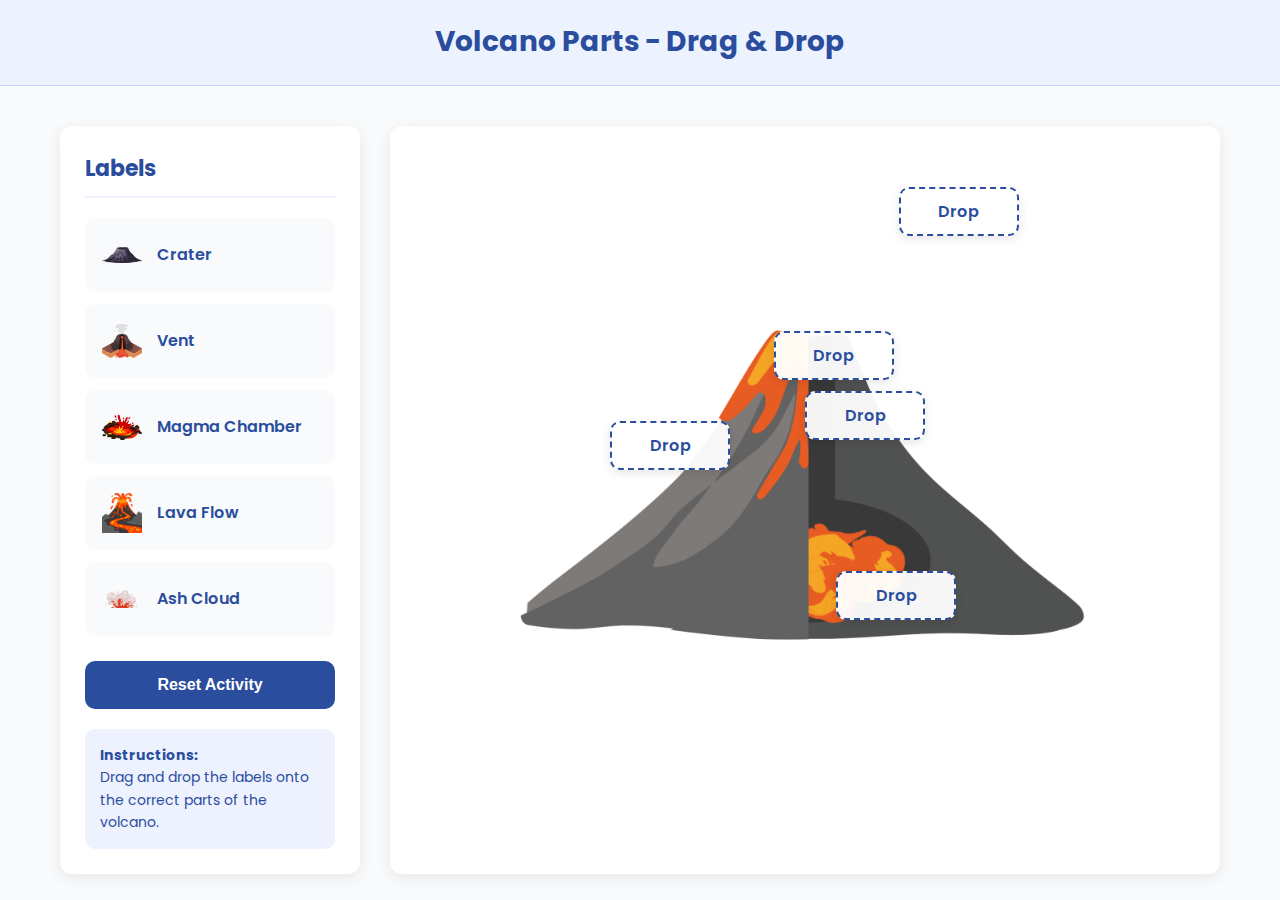
<file: index.html>
<!doctype html>
<html lang="en">
<head>
  <meta charset="utf-8" />
  <meta name="viewport" content="width=device-width,initial-scale=1" />
  <title>Volcano Parts - Drag & Drop</title>
  <link rel="preconnect" href="https://fonts.googleapis.com">
  <link rel="preconnect" href="https://fonts.gstatic.com" crossorigin>
  <link href="https://fonts.googleapis.com/css2?family=Poppins:wght@300;400;500;600;700&display=swap" rel="stylesheet">
  
  <style>
    /* GLOBAL STYLES */
    * {
      box-sizing: border-box;
      margin: 0;
      padding: 0;
    }

    body {
      font-family: "Poppins", sans-serif;
      background: #f8fafc;
      color: #333;
      line-height: 1.6;
      padding: 0;
    }

    .container {
      width: 100%;
      max-width: 1200px;
      margin: 0 auto;
      padding: 20px;
    }

    header {
      background: #edf2ff;
      padding: 20px;
      border-bottom: 1px solid #cbd5f7;
      text-align: center;
    }

    h1 {
      color: #2a4d9e;
      font-size: 28px;
      margin: 0;
      font-weight: 700;
    }

    /* MOBILE FLOATING LABELS */
    .mobile-labels {
      display: none;
      position: fixed;
      top: 20px;
      left: 0;
      right: 0;
      z-index: 1000;
      background: rgba(255, 255, 255, 0.95);
      padding: 15px;
      border-radius: 0 0 20px 20px;
      box-shadow: 0 4px 15px rgba(0, 0, 0, 0.1);
      backdrop-filter: blur(10px);
    }

    .mobile-labels-container {
      display: flex;
      justify-content: center;
      gap: 12px;
      flex-wrap: wrap;
      max-width: 800px;
      margin: 0 auto;
    }

    .mobile-label-item {
      display: flex;
      flex-direction: column;
      align-items: center;
      width: 70px;
      cursor: grab;
      user-select: none;
    }

    .mobile-label-item:active {
      transform: scale(0.95);
    }

    .mobile-icon {
      width: 50px;
      height: 50px;
      background: #2a4d9e;
      border-radius: 50%;
      display: flex;
      align-items: center;
      justify-content: center;
      margin-bottom: 5px;
      color: white;
      font-size: 20px;
      font-weight: 600;
      box-shadow: 0 3px 8px rgba(0, 0, 0, 0.2);
    }

    .mobile-label-text {
      font-size: 11px;
      text-align: center;
      color: #2a4d9e;
      font-weight: 500;
      white-space: nowrap;
    }

    /* MAIN LAYOUT - DESKTOP */
    .main-content {
      display: grid;
      grid-template-columns: 300px 1fr;
      gap: 30px;
      margin-top: 20px;
    }

    /* LEFT PANEL - DESKTOP */
    .left-panel {
      background: white;
      border-radius: 12px;
      padding: 25px;
      box-shadow: 0 4px 15px rgba(0, 0, 0, 0.08);
      height: fit-content;
    }

    .label-title {
      color: #2a4d9e;
      font-size: 22px;
      margin-bottom: 20px;
      padding-bottom: 10px;
      border-bottom: 2px solid #eef2ff;
    }

    .labels-list {
      display: flex;
      flex-direction: column;
      gap: 12px;
    }

    .label-item {
      display: flex;
      align-items: center;
      gap: 15px;
      padding: 15px;
      background: #f8fafc;
      border-radius: 10px;
      border: 2px solid transparent;
      cursor: grab;
      user-select: none;
      transition: all 0.3s ease;
    }

    .label-item:hover {
      background: #eef2ff;
      border-color: #2a4d9e;
      transform: translateY(-2px);
    }

    .label-item.dragging {
      opacity: 0.5;
      transform: scale(0.98);
    }

    .icon {
      width: 40px;
      height: 40px;
      object-fit: contain;
    }

    .label-item span {
      font-weight: 600;
      color: #2a4d9e;
      font-size: 16px;
    }

    /* RIGHT PANEL */
    .right-panel {
      background: white;
      border-radius: 12px;
      padding: 25px;
      box-shadow: 0 4px 15px rgba(0, 0, 0, 0.08);
      position: relative;
    }

    .volcano-wrap {
      position: relative;
      min-height: 600px;
      display: flex;
      justify-content: center;
      align-items: center;
    }

    .volcano-img {
      width: 100%;
      max-width: 600px;
      height: auto;
      display: block;
      transition: opacity 0.5s ease;
    }

    .explosion-img {
      position: absolute;
      top: 0;
      left: 50%;
      transform: translateX(-50%);
      width: 100%;
      max-width: 600px;
      height: auto;
      opacity: 0;
      z-index: 2;
      pointer-events: none;
      transition: opacity 0.5s ease;
    }

    /* DROP TARGETS */
    .drop-target {
      position: absolute;
      padding: 10px 15px;
      background: rgba(255, 255, 255, 0.95);
      border: 2px dashed #2a4d9e;
      border-radius: 10px;
      font-weight: 600;
      color: #2a4d9e;
      text-align: center;
      min-width: 120px;
      cursor: pointer;
      z-index: 10;
      transition: all 0.3s ease;
      user-select: none;
      box-shadow: 0 3px 10px rgba(0, 0, 0, 0.1);
    }

    .drop-target:hover {
      background: rgba(42, 77, 158, 0.1);
    }

    .drop-target.correct {
      background: #d4edda;
      border-color: #28a745;
      color: #155724;
    }

    .drop-target.wrong {
      background: #f8d7da;
      border-color: #dc3545;
      color: #721c24;
      animation: shake 0.5s ease;
    }

    @keyframes shake {
      0%, 100% { transform: translateX(0); }
      25% { transform: translateX(-5px); }
      75% { transform: translateX(5px); }
    }

    /* VOLCANO SHAKE ANIMATION */
    .volcano-shake {
      animation: volcanoShake 0.8s ease-in-out;
    }

    @keyframes volcanoShake {
      0%, 100% { transform: translateX(0); }
      10%, 30%, 50%, 70%, 90% { transform: translateX(-5px); }
      20%, 40%, 60%, 80% { transform: translateX(5px); }
    }

    /* RESET BUTTON */
    .reset-btn {
      width: 100%;
      padding: 15px;
      background: #2a4d9e;
      color: white;
      border: none;
      border-radius: 10px;
      font-size: 16px;
      font-weight: 600;
      cursor: pointer;
      margin-top: 25px;
      transition: all 0.3s ease;
    }

    .reset-btn:hover {
      background: #1a3d8e;
      transform: translateY(-2px);
      box-shadow: 0 5px 15px rgba(42, 77, 158, 0.3);
    }

    /* INSTRUCTIONS */
    .instructions {
      background: #eef2ff;
      padding: 15px;
      border-radius: 10px;
      margin-top: 20px;
      font-size: 14px;
      color: #2a4d9e;
    }

    /* MOBILE RESPONSIVE */
    @media (max-width: 768px) {
      .container {
        padding: 10px;
      }

      h1 {
        font-size: 22px;
      }

      /* Show mobile labels, hide desktop labels */
      .mobile-labels {
        display: block;
      }

      .left-panel {
        display: none; /* Hide desktop labels on mobile */
      }

      /* Change layout to single column on mobile */
      .main-content {
        grid-template-columns: 1fr;
        gap: 20px;
        margin-top: 120px; /* Space for mobile labels */
      }

      .right-panel {
        padding: 15px;
      }

      .volcano-wrap {
        min-height: 500px;
      }

      .volcano-img, .explosion-img {
        max-width: 100%;
      }

      /* Adjust drop targets for mobile */
      .drop-target {
        min-width: 100px;
        padding: 8px 12px;
        font-size: 14px;
      }

      /* Position drop targets for mobile view */
      .drop-target[data-accept="crater"] {
        top: 25% !important;
        left: 45% !important;
      }

      .drop-target[data-accept="vent"] {
        top: 35% !important;
        left: 48% !important;
      }

      .drop-target[data-accept="magma"] {
        top: 70% !important;
        left: 52% !important;
      }

      .drop-target[data-accept="lava"] {
        top: 50% !important;
        left: 35% !important;
      }

      .drop-target[data-accept="ash"] {
        top: 10% !important;
        left: 60% !important;
      }

      .instructions {
        font-size: 12px;
        padding: 12px;
      }
    }

    @media (max-width: 480px) {
      .mobile-labels-container {
        gap: 8px;
      }

      .mobile-label-item {
        width: 60px;
      }

      .mobile-icon {
        width: 45px;
        height: 45px;
        font-size: 18px;
      }

      .mobile-label-text {
        font-size: 10px;
      }

      .volcano-wrap {
        min-height: 450px;
      }

      .drop-target {
        min-width: 80px;
        padding: 6px 10px;
        font-size: 12px;
      }
    }

    /* SUCCESS MESSAGE */
    .success-message {
      position: fixed;
      top: 50%;
      left: 50%;
      transform: translate(-50%, -50%);
      background: rgba(0, 0, 0, 0.8);
      color: white;
      padding: 30px 40px;
      border-radius: 15px;
      text-align: center;
      z-index: 10000;
      display: none;
      animation: fadeIn 0.5s ease;
    }

    .success-message h2 {
      color: #4CAF50;
      margin-bottom: 15px;
    }

    @keyframes fadeIn {
      from { opacity: 0; transform: translate(-50%, -60%); }
      to { opacity: 1; transform: translate(-50%, -50%); }
    }

    /* HIDE WHILE DRAGGING */
    .hide-while-drag {
      opacity: 0.5;
      transform: scale(0.95);
    }
  </style>
</head>

<body>
  <header>
    <h1>Volcano Parts - Drag & Drop</h1>
  </header>

  <!-- MOBILE FLOATING LABELS -->
  <div class="mobile-labels" id="mobileLabels">
    <div class="mobile-labels-container">
      <div class="mobile-label-item" draggable="true" data-name="crater">
        <div class="mobile-icon">C</div>
        <div class="mobile-label-text">Crater</div>
      </div>
      <div class="mobile-label-item" draggable="true" data-name="vent">
        <div class="mobile-icon">V</div>
        <div class="mobile-label-text">Vent</div>
      </div>
      <div class="mobile-label-item" draggable="true" data-name="magma">
        <div class="mobile-icon">M</div>
        <div class="mobile-label-text">Magma</div>
      </div>
      <div class="mobile-label-item" draggable="true" data-name="lava">
        <div class="mobile-icon">L</div>
        <div class="mobile-label-text">Lava</div>
      </div>
      <div class="mobile-label-item" draggable="true" data-name="ash">
        <div class="mobile-icon">A</div>
        <div class="mobile-label-text">Ash</div>
      </div>
    </div>
  </div>

  <main class="container">
    <div class="main-content">
      <!-- LEFT PANEL - DESKTOP -->
      <section class="left-panel">
        <h2 class="label-title">Labels</h2>
        <div id="labels" class="labels-list">
          <div class="label-item label" draggable="true" data-name="crater">
            <img src="https://rjhae05.github.io/perciaolivaemodule/assets/crater.png" class="icon">
            <span>Crater</span>
          </div>
          <div class="label-item label" draggable="true" data-name="vent">
            <img src="https://rjhae05.github.io/perciaolivaemodule/assets/vent.png" class="icon">
            <span>Vent</span>
          </div>
          <div class="label-item label" draggable="true" data-name="magma">
            <img src="https://rjhae05.github.io/perciaolivaemodule/assets/magma_chamber.png" class="icon">
            <span>Magma Chamber</span>
          </div>
          <div class="label-item label" draggable="true" data-name="lava">
            <img src="https://rjhae05.github.io/perciaolivaemodule/assets/lava_flow.png" class="icon">
            <span>Lava Flow</span>
          </div>
          <div class="label-item label" draggable="true" data-name="ash">
            <img src="https://rjhae05.github.io/perciaolivaemodule/assets/ash.png" class="icon">
            <span>Ash Cloud</span>
          </div>
        </div>

        <button id="resetBtn" class="reset-btn">Reset Activity</button>
        
        <div class="instructions">
          <strong>Instructions:</strong><br>
          <span id="desktopInstruction">Drag and drop the labels onto the correct parts of the volcano.</span>
          <span id="mobileInstruction" style="display: none;">Tap and drag the labels above onto the correct parts of the volcano.</span>
        </div>
      </section>

      <!-- RIGHT PANEL -->
      <section class="right-panel">
        <div class="volcano-wrap">
          <!-- Default Volcano -->
          <img id="volcanoImg" src="https://rjhae05.github.io/perciaolivaemodule/assets/Volcano_Half.gif" class="volcano-img" alt="Volcano">

          <!-- Explosion GIF -->
          <img id="explosionImg" src="https://rjhae05.github.io/perciaolivaemodule/assets/Volcano_Explotion.gif" class="explosion-img" alt="Volcano Eruption" />

          <!-- Drop targets -->
          <div class="drop-target" data-accept="crater" style="top:30%; left:46%;">Drop</div>
          <div class="drop-target" data-accept="vent" style="top:40%; left:50%;">Drop</div>
          <div class="drop-target" data-accept="magma" style="top:70%; left:54%;">Drop</div>
          <div class="drop-target" data-accept="lava" style="top:45%; left:25%;">Drop</div>
          <div class="drop-target" data-accept="ash" style="top:6%; left:62%;">Drop</div>
        </div>
      </section>
    </div>
  </main>



  <script>
    // STATE VARIABLES
    let draggedLabel = null;
    let correctCount = 0;
    const totalParts = 5;
    let isMobile = false;
    let touchDragging = null;

    // ELEMENTS
    const labels = document.querySelectorAll(".label");
    const mobileLabels = document.querySelectorAll(".mobile-label-item");
    const targets = document.querySelectorAll(".drop-target");
    const volcanoImg = document.getElementById("volcanoImg");
    const explosionImg = document.getElementById("explosionImg");
    const resetBtn = document.getElementById("resetBtn");
    const successMessage = document.getElementById("successMessage");
    const desktopInstruction = document.getElementById("desktopInstruction");
    const mobileInstruction = document.getElementById("mobileInstruction");

    // DEFAULT PLACEHOLDERS
    const defaultPlaceholders = {
      crater: "Drop",
      vent: "Drop",
      magma: "Drop",
      lava: "Drop",
      ash: "Drop"
    };

    // CHECK IF MOBILE
    function checkIfMobile() {
      isMobile = window.innerWidth <= 768;
      if (isMobile) {
        desktopInstruction.style.display = "none";
        mobileInstruction.style.display = "inline";
      } else {
        desktopInstruction.style.display = "inline";
        mobileInstruction.style.display = "none";
      }
      return isMobile;
    }

    // INITIALIZE
    function initialize() {
      checkIfMobile();
      
      if (isMobile) {
        setupMobileDragDrop();
      } else {
        setupDesktopDragDrop();
      }
      
      setupResetButton();
    }

    // DESKTOP DRAG AND DROP
    function setupDesktopDragDrop() {
      labels.forEach(label => {
        label.addEventListener("dragstart", (e) => {
          draggedLabel = e.target;
          setTimeout(() => e.target.classList.add("dragging"), 10);
        });

        label.addEventListener("dragend", (e) => {
          e.target.classList.remove("dragging");
        });
      });

      targets.forEach(target => {
        target.addEventListener("dragover", (e) => e.preventDefault());

        target.addEventListener("drop", function (e) {
          e.preventDefault();
          handleDrop(this);
        });
      });
    }

    // MOBILE DRAG AND DROP (TOUCH SUPPORT)
    function setupMobileDragDrop() {
      let touchStartX, touchStartY;
      let draggedElement = null;
      let ghostElement = null;

      // Touch start for mobile labels
      mobileLabels.forEach(label => {
        label.addEventListener('touchstart', function(e) {
          e.preventDefault();
          touchDragging = this;
          draggedLabel = this;
          
          const touch = e.touches[0];
          touchStartX = touch.clientX;
          touchStartY = touch.clientY;
          
          // Create ghost element for visual feedback
          ghostElement = this.cloneNode(true);
          ghostElement.style.position = 'fixed';
          ghostElement.style.left = (touch.clientX - 25) + 'px';
          ghostElement.style.top = (touch.clientY - 25) + 'px';
          ghostElement.style.zIndex = '10000';
          ghostElement.style.opacity = '0.8';
          ghostElement.style.pointerEvents = 'none';
          ghostElement.style.transform = 'scale(1.2)';
          ghostElement.style.boxShadow = '0 5px 15px rgba(0,0,0,0.3)';
          document.body.appendChild(ghostElement);
        }, { passive: false });

        // Touch move
        label.addEventListener('touchmove', function(e) {
          if (touchDragging !== this) return;
          e.preventDefault();
          
          const touch = e.touches[0];
          if (ghostElement) {
            ghostElement.style.left = (touch.clientX - 25) + 'px';
            ghostElement.style.top = (touch.clientY - 25) + 'px';
          }
        }, { passive: false });

        // Touch end
        label.addEventListener('touchend', function(e) {
          if (touchDragging !== this) return;
          
          e.preventDefault();
          
          // Remove ghost element
          if (ghostElement) {
            document.body.removeChild(ghostElement);
            ghostElement = null;
          }
          
          // Check if dropped on target
          const touch = e.changedTouches[0];
          const elements = document.elementsFromPoint(touch.clientX, touch.clientY);
          
          let targetElement = null;
          elements.forEach(el => {
            if (el.classList.contains('drop-target')) {
              targetElement = el;
            }
          });
          
          if (targetElement) {
            handleDrop(targetElement);
          }
          
          touchDragging = null;
          draggedLabel = null;
        }, { passive: false });
      });

      // Also allow desktop labels on mobile (if they're visible)
      labels.forEach(label => {
        label.addEventListener("touchstart", (e) => {
          e.preventDefault();
          draggedLabel = e.target;
        }, { passive: false });
      });

      // Add touch events to drop targets
      targets.forEach(target => {
        target.addEventListener('touchend', function(e) {
          if (draggedLabel) {
            handleDrop(this);
          }
        });
      });
    }

    // HANDLE DROP
    function handleDrop(target) {
      if (!draggedLabel) return;

      const correctName = target.dataset.accept;
      const draggedName = draggedLabel.dataset.name;

      if (correctName === draggedName) {
        // CORRECT
        target.classList.add("correct");
        target.classList.remove("wrong");
        
        // Get label text
        let labelText = "";
        if (draggedLabel.querySelector('span')) {
          labelText = draggedLabel.querySelector('span').textContent.trim();
        } else if (draggedLabel.querySelector('.mobile-label-text')) {
          labelText = draggedLabel.querySelector('.mobile-label-text').textContent.trim();
        } else {
          labelText = draggedName.charAt(0).toUpperCase() + draggedName.slice(1);
        }
        
        target.textContent = labelText;
        
        // Hide the dragged label
        if (isMobile) {
          draggedLabel.style.opacity = "0.3";
          draggedLabel.style.pointerEvents = "none";
        } else {
          draggedLabel.style.display = "none";
        }

        // Play sound (simulated)
        playSound('correct');

        correctCount++;
        if (correctCount === totalParts) {
          triggerExplosion();
        }

      } else {
        // WRONG
        target.classList.add("wrong");
        playSound('wrong');
        setTimeout(() => target.classList.remove("wrong"), 500);
      }

      draggedLabel = null;
    }

    // PLAY SOUND (SIMULATED)
    function playSound(type) {
      // In a real implementation, you would use actual audio files
      if (type === 'correct') {
        // Play correct sound
        const audio = new Audio('[data-uri]');
        audio.volume = 0.3;
        audio.play().catch(e => console.log("Audio play failed:", e));
      } else {
        // Play wrong sound
        const audio = new Audio('[data-uri]');
        audio.volume = 0.3;
        audio.play().catch(e => console.log("Audio play failed:", e));
      }
    }

    // TRIGGER EXPLOSION
    function triggerExplosion() {
      // Hide labels
      labels.forEach(l => l.style.display = "none");
      mobileLabels.forEach(l => {
        l.style.opacity = "0.3";
        l.style.pointerEvents = "none";
      });
      
      // Hide targets
      targets.forEach(t => t.style.display = "none");

      // Volcano shake
      volcanoImg.classList.add("volcano-shake");

      // Show success message
      setTimeout(() => {
        successMessage.style.display = "block";
      }, 800);

      // Switch to explosion GIF after shake
      setTimeout(() => {
        volcanoImg.style.opacity = "0";
        explosionImg.style.opacity = "1";
      }, 800);
    }

    // RESET FUNCTION
    function setupResetButton() {
      resetBtn.addEventListener("click", resetActivity);
    }

    function resetActivity() {
      correctCount = 0;

      // Reset labels
      labels.forEach(label => {
        label.style.display = "flex";
        label.style.opacity = "1";
      });
      
      mobileLabels.forEach(label => {
        label.style.opacity = "1";
        label.style.pointerEvents = "auto";
      });

      // Reset targets
      targets.forEach(target => {
        const acceptName = target.dataset.accept;
        target.textContent = defaultPlaceholders[acceptName];
        target.classList.remove("correct", "wrong");
        target.style.display = "block";
      });

      // Reset images
      volcanoImg.style.opacity = "1";
      explosionImg.style.opacity = "0";
      volcanoImg.classList.remove("volcano-shake");

      // Hide success message
      successMessage.style.display = "none";
    }

    // WINDOW RESIZE HANDLER
    window.addEventListener('resize', () => {
      const wasMobile = isMobile;
      checkIfMobile();
      
      if (wasMobile !== isMobile) {
        // Reinitialize if mobile status changed
        initialize();
      }
    });

    // INITIALIZE ON LOAD
    document.addEventListener('DOMContentLoaded', initialize);
  </script>
</body>
</html>
</file>
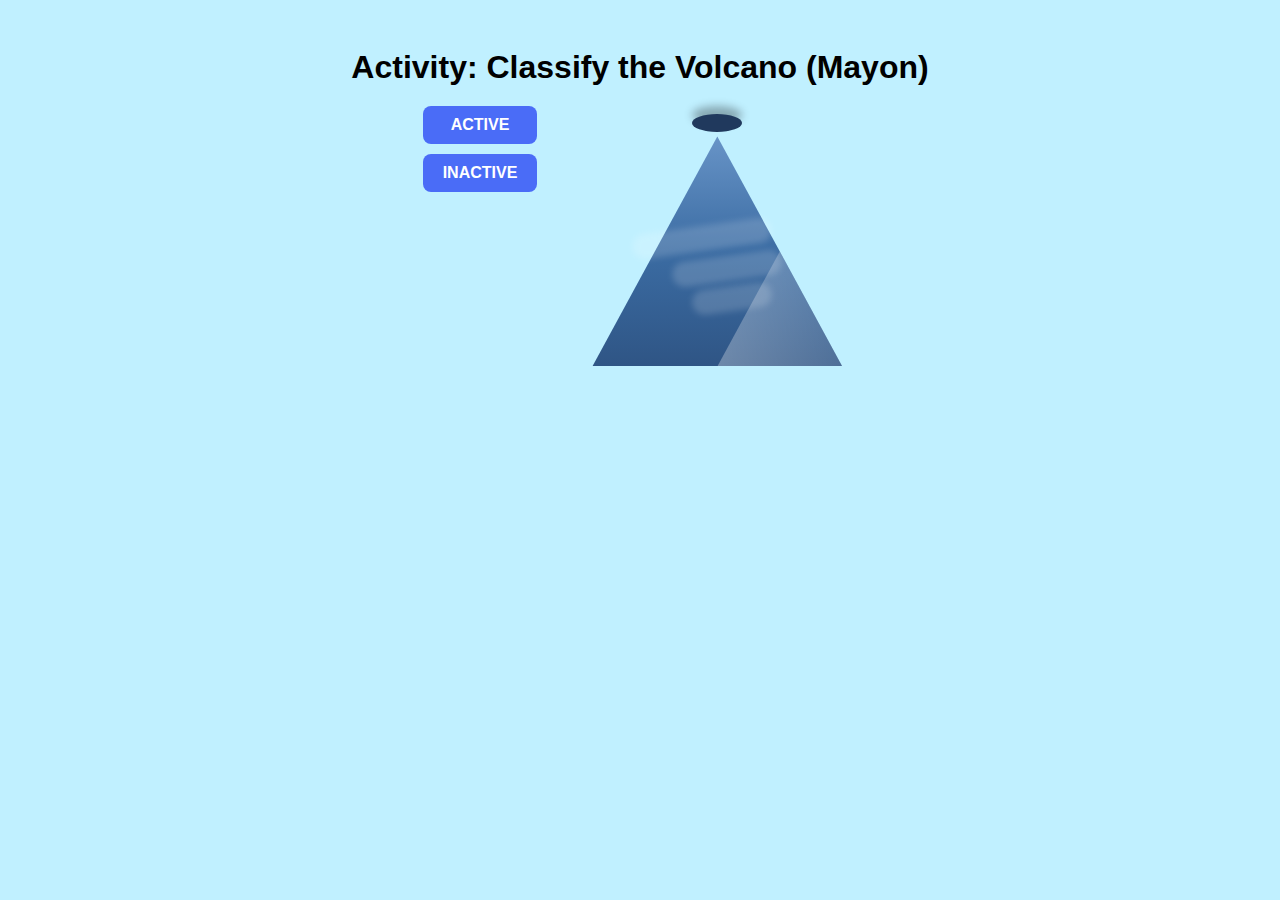
<file: activity2.html>
<!DOCTYPE html>
<html lang="en">
<head>
<meta charset="UTF-8" />
<meta name="viewport" content="width=device-width, initial-scale=1.0" />
<title>Volcano Activity - Pure CSS Mayon</title>

<style>
body {
  font-family: Arial, sans-serif;
  background: #c0f0ff;
  padding: 20px;
  text-align: center;
}

h1 { margin-bottom: 20px; }

.container {
  display: flex;
  justify-content: center;
  gap: 40px;
}

/* ---- Drag Labels ---- */
.label {
  padding: 10px 20px;
  background: #4a6cf7;
  color: white;
  border-radius: 8px;
  margin-bottom: 10px;
  cursor: grab;
  font-weight: bold;
}
.label:active { opacity: 0.7; cursor: grabbing; }

.drop-zone {
  width: 280px;
  height: 300px;
  border-radius: 10px;
}

/* ---- Mayon Volcano (Improved Realistic CSS) ---- */
.volcano {
  position: relative;
  width: 250px;
  height: 260px;
  margin: 0 auto;
}

/* Mountain Shape */
.mountain {
  position: absolute;
  bottom: 0;
  left: 0;
  width: 250px;
  height: 230px;
  background: linear-gradient(#6894c7, #3b6ca3, #2f5585);
  clip-path: polygon(50% 0%, 100% 100%, 0% 100%);
}

/* Mountain shading (light left side) */
.mountain::before {
  content: "";
  position: absolute;
  width: 250px;
  height: 230px;
  clip-path: polygon(50% 0%, 100% 100%, 0% 100%);
  background: linear-gradient(to right, rgba(255,255,255,0.3), transparent);
}

/* Snow streak lines like reference photo */
.streak {
  position: absolute;
  width: 120px;
  height: 25px;
  background: rgba(255,255,255,0.4);
  border-radius: 20px;
  filter: blur(3px);
  opacity: 0.4;
  transform: rotate(-8deg);
}

/* Left streak */
.streak.s1 { top: 120px; left: 40px; width: 140px; }

/* Mid streak */
.streak.s2 { top: 150px; left: 80px; width: 110px; }

/* Smaller streak */
.streak.s3 { top: 180px; left: 100px; width: 80px; }

/* Crater top */
.crater {
  position: absolute;
  top: 8px;
  left: 100px;
  width: 50px;
  height: 18px;
  background: #20395d;
  border-radius: 50%;
  z-index: 5;
  box-shadow: 0px -8px 8px rgba(0,0,0,0.3);
}

/* ---- Lava ---- */
.lava {
  position: absolute;
  top: 0;
  left: 118px;
  width: 22px;
  height: 70px;
  background: linear-gradient(orange, red);
  border-radius: 40%;
  transform: translateY(30px);
  opacity: 0;
  transition: 0.3s;
}

/* ---- Smoke ---- */
.smoke {
  position: absolute;
  top: -15px;
  left: 125px;
  width: 30px;
  height: 30px;
  background: #ddd;
  opacity: 0;
  border-radius: 50%;
}
.smoke.animate {
  animation: puff 1.5s infinite;
}

@keyframes puff {
  0% { transform: translateY(0) scale(1); opacity: 0.6; }
  100% { transform: translateY(-45px) scale(1.8); opacity: 0; }
}

/* ---- Ash Burst ---- */
.ash {
  position: absolute;
  top: 0;
  left: 110px;
  width: 45px;
  height: 45px;
  background: rgba(200,200,200,0.4);
  border-radius: 50%;
  filter: blur(3px);
  opacity: 0;
}

.ash.active {
  animation: ashBurst 0.8s forwards;
}

@keyframes ashBurst {
  0% { opacity: 1; transform: scale(0.3); }
  100% { opacity: 0; transform: scale(2); }
}

.lava.active {
  opacity: 1;
  transform: translateY(-45px);
}

/* highlight drop zone */
.drop-zone.highlight {
  outline: 3px dashed #ff9800;
}

</style>
</head>
<body>

<h1>Activity: Classify the Volcano (Mayon)</h1>

<div class="container">

  <!-- Labels -->
  <div>
    <div class="label" draggable="true" data-status="active">ACTIVE</div>
    <div class="label" draggable="true" data-status="inactive">INACTIVE</div>
  </div>

  <!-- Volcano Drop -->
  <div class="drop-zone" id="dropZone">

    <div class="volcano" id="mayon">
      
      <div class="mountain"></div>

      <!-- Snow Streaks -->
      <div class="streak s1"></div>
      <div class="streak s2"></div>
      <div class="streak s3"></div>

      <div class="crater"></div>
      <div class="lava"></div>
      <div class="smoke"></div>
      <div class="ash"></div>
    </div>

  </div>

</div>

<script>
/* Drag & Drop */
const labels = document.querySelectorAll(".label");
const dropZone = document.getElementById("dropZone");

labels.forEach(label => {
  label.addEventListener("dragstart", e => {
    e.dataTransfer.setData("status", label.dataset.status);
    dropZone.classList.add("highlight");
  });
  label.addEventListener("dragend", () => {
    dropZone.classList.remove("highlight");
  });
});

dropZone.addEventListener("dragover", e => e.preventDefault());

dropZone.addEventListener("drop", e => {
  e.preventDefault();
  const status = e.dataTransfer.getData("status");
  if (status === "active") erupt("mayon");
  else calm("mayon");
  dropZone.classList.remove("highlight");
});

/* Eruption Animation */
function erupt(id) {
  const v = document.getElementById(id);
  v.querySelector(".lava").classList.add("active");
  v.querySelector(".smoke").classList.add("animate");
  v.querySelector(".ash").classList.add("active");

  setTimeout(() => {
    v.querySelector(".ash").classList.remove("active");
  }, 1200);
}

function calm(id) {
  const v = document.getElementById(id);
  v.querySelector(".lava").classList.remove("active");
  v.querySelector(".smoke").classList.remove("animate");
  v.querySelector(".ash").classList.remove("active");
}
</script>

</body>
</html>
</file>
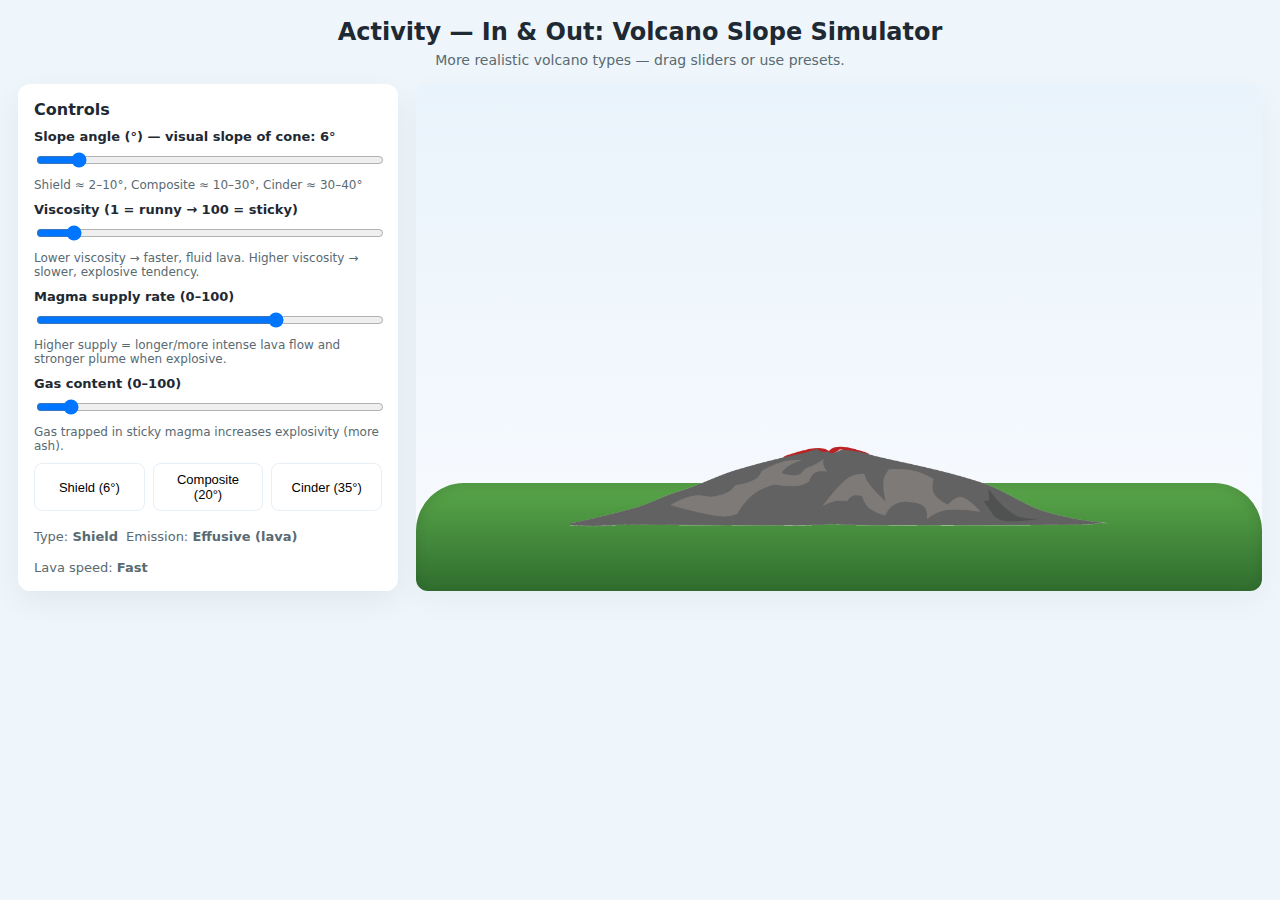
<file: activity5.html>
<!doctype html>
<html lang="en">
<head>
<meta charset="utf-8" />
<meta name="viewport" content="width=device-width,initial-scale=1" />
<title>Activity 5 — In & Out: Volcano Slope Simulator</title>
<style>
  :root{
    --bg: #eef6fb;
    --panel: #ffffff;
    --muted: #596a72;
    --accent: #ff6b3d;
  }
  * { box-sizing: border-box; }
  body {
    margin: 0;
    font-family: Inter, system-ui, -apple-system, "Segoe UI", Roboto, "Helvetica Neue", Arial;
    background: var(--bg);
    color: #1e2933;
    padding: 18px;
    min-height: 100vh;
  }

  /* Container */
  .container {
    max-width: 1400px;
    margin: 0 auto;
    width: 100%;
  }

  header { text-align:center; margin-bottom:10px; }
  header h1 { margin:0; font-size:clamp(18px, 4vw, 24px); }
  header p { margin:6px 0 0; color:var(--muted); font-size:clamp(12px, 2.5vw, 14px); }

  .layout {
    display: grid;
    grid-template-columns: minmax(300px, 380px) 1fr;
    gap: clamp(12px, 3vw, 18px);
    margin-top: clamp(12px, 3vw, 16px);
  }

  /* Controls panel */
  .panel {
    background:var(--panel);
    padding:clamp(12px, 3vw, 16px);
    border-radius:12px;
    box-shadow: 0 10px 30px rgba(16,24,40,0.06);
  }
  .panel h2 { margin:0 0 6px; font-size:clamp(14px, 3vw, 16px); }
  .control-row { margin:clamp(8px, 2vw, 10px) 0; }
  label { display:block; font-weight:600; margin-bottom:6px; font-size:clamp(12px, 2.5vw, 13px); }
  input[type="range"] { width:100%; }
  .small { font-size:clamp(11px, 2vw, 12px); color:var(--muted); margin-top:6px; }
  .preset-row { display:flex; gap:clamp(6px, 1.5vw, 8px); margin-top:8px; flex-wrap: wrap; }
  .btn {
    background:#fff; border:1px solid #e6eef6; padding:clamp(6px, 1.5vw, 8px) clamp(8px, 2vw, 10px); 
    border-radius:8px; cursor:pointer; font-size:clamp(12px, 2.5vw, 13px);
    flex: 1;
    min-width: 70px;
  }
  .btn.primary { background: var(--accent); color:#fff; border-color:transparent; }
  .status { margin-top:10px; display:flex; gap:8px; align-items:center; flex-wrap:wrap; }

  /* Simulation stage */
  .stage {
    background: linear-gradient(#e9f3fb, #f9fbff);
    border-radius:12px;
    padding:clamp(12px, 3vw, 16px);
    position:relative;
    min-height:clamp(300px, 50vh, 520px);
    box-shadow: 0 10px 30px rgba(20,40,60,0.04);
    overflow:hidden;
    display: flex;
    align-items: flex-end;
    justify-content: center;
  }

  /* ground */
  .ground {
    position:absolute; left:0; right:0; bottom:0; 
    height:clamp(60px, 12vh, 110px);
    background: linear-gradient(#5aa84a, #2f6d2e);
    border-top-left-radius:48px; border-top-right-radius:48px;
    box-shadow: inset 0 4px 12px rgba(0,0,0,0.12);
    z-index: 2;
  }

  /* volcano images */
  .volcano-image {
    max-width: 90%;
    max-height: 70%;
    object-fit: contain;
    z-index: 3;
    position: relative;
    bottom: -40px;
  }


/* Individual sizes */
.shield-img {
  max-width: 85%;
  max-height: 65%;
}

.composite-img {
width: 700px !important;
height: 500px !important;
object-fit: contain;
position: relative;
bottom: -20px;
}

.cinder-img {
  max-width: 70%;
  max-height: 60%;
}

  /* small legend */
  .legend { font-size:clamp(12px, 2.5vw, 13px); color:var(--muted); margin-top:8px; }

  /* Responsive Breakpoints */
  @media (max-width: 1024px) {
    .layout {
      grid-template-columns: minmax(280px, 350px) 1fr;
      gap: 12px;
    }
  }

  @media (max-width: 768px){
    .layout { 
      grid-template-columns: 1fr;
      gap: 12px;
    }

    @media (max-width: 480px) {
  .shield-img { max-width: 90%; }
  .composite-img { max-width: 80%; }
  .cinder-img { max-width: 75%; }
}
    
    .panel {
      order: 2;
    }
    
    .stage {
      order: 1;
      min-height: clamp(250px, 40vh, 400px);
    }
    
    .preset-row {
      justify-content: center;
    }
    
    .btn {
      flex: 0 1 auto;
      min-width: 90px;
    }
  }

  @media (max-width: 480px){
    body {
      padding: 12px 8px;
    }
    
    .container {
      padding: 0 4px;
    }
    
    .stage {
      min-height: clamp(200px, 35vh, 350px);
      padding: 10px;
    }
    
    .ground {
      height: clamp(50px, 10vh, 80px);
    }
    
    .status {
      flex-direction: column;
      align-items: flex-start;
      gap: 4px;
    }
    
    .preset-row {
      gap: 4px;
    }
    
    .btn {
      min-width: 80px;
      padding: 6px 8px;
    }

      /* volcano images */
  .volcano-image {
    max-width: 90%;
    max-height: 70%;
    object-fit: contain;
    z-index: 3;
    position: relative;
    bottom: -10px;
  }
  }

  @media (max-width: 360px){
    .stage {
      min-height: clamp(180px, 30vh, 300px);
    }
    
    .panel {
      padding: 10px;
    }
    
    header h1 {
      font-size: 16px;
    }
    
    header p {
      font-size: 11px;
    }
  }

</style>
</head>
<body>
<div class="container">
  <header>
    <h1>Activity — In & Out: Volcano Slope Simulator</h1>
    <p>More realistic volcano types — drag sliders or use presets.</p>
  </header>

  <div class="layout">
    <!-- Controls -->
    <aside class="panel">
      <h2>Controls</h2>

      <div class="control-row">
        <label for="slope">Slope angle (°) — visual slope of cone: <span id="slope-display">6°</span></label>
        <input id="slope" type="range" min="2" max="40" value="6">
        <div class="small">Shield ≈ 2–10°, Composite ≈ 10–30°, Cinder ≈ 30–40°</div>
      </div>

      <div class="control-row">
        <label for="viscosity">Viscosity (1 = runny → 100 = sticky)</label>
        <input id="viscosity" type="range" min="1" max="100" value="10">
        <div class="small">Lower viscosity → faster, fluid lava. Higher viscosity → slower, explosive tendency.</div>
      </div>

      <div class="control-row">
        <label for="supply">Magma supply rate (0–100)</label>
        <input id="supply" type="range" min="0" max="100" value="70">
        <div class="small">Higher supply = longer/more intense lava flow and stronger plume when explosive.</div>
      </div>

      <div class="control-row">
        <label for="gas">Gas content (0–100)</label>
        <input id="gas" type="range" min="0" max="100" value="8">
        <div class="small">Gas trapped in sticky magma increases explosivity (more ash).</div>
      </div>

      <div class="preset-row">
        <button class="btn" id="preset-shield">Shield (6°)</button>
        <button class="btn" id="preset-composite">Composite (20°)</button>
        <button class="btn" id="preset-cinder">Cinder (35°)</button>
      </div>

      <div class="status">
        <div class="legend">Type: <strong id="vol-type">Shield</strong></div>
        <div class="legend">Emission: <strong id="emit-type">Effusive (lava)</strong></div>
        <div class="legend">Lava speed: <strong id="lava-speed">Fast</strong></div>
      </div>
    </aside>

    <!-- Stage -->
    <section class="stage" id="stage">
      <img src="https://images.unsplash.com/photo-1615753780184-672ae447f7e9?w=400&h=300&fit=crop&crop=center" alt="Shield Volcano" class="volcano-image" id="volcano-image">
      <div class="ground"></div>

      
    </section>
  </div>
</div>

<script>
/*
  Volcano Simulator with Images
  - Uses real volcano images instead of animations
  - Slope affects which volcano image is displayed
  - Simple and responsive design
*/

const slopeInput = document.getElementById('slope');
const viscInput = document.getElementById('viscosity');
const supplyInput = document.getElementById('supply');
const gasInput = document.getElementById('gas');

const presetShield = document.getElementById('preset-shield');
const presetComposite = document.getElementById('preset-composite');
const presetCinder = document.getElementById('preset-cinder');

const slopeDisplay = document.getElementById('slope-display');
const volTypeLabel = document.getElementById('vol-type');
const emitTypeLabel = document.getElementById('emit-type');
const lavaSpeedLabel = document.getElementById('lava-speed');

const volcanoImage = document.getElementById('volcano-image');


function updateVolcanoImage(slope) {
  if (slope <= 10) {
    volcanoImage.src = volcanoImages.shield;
    volcanoImage.alt = "Shield Volcano";
  viscInput.value = 10;
  supplyInput.value = 70;
  gasInput.value = 8;
    volcanoImage.className = "volcano-image shield-img";
    volTypeLabel.textContent = "Shield";
    emitTypeLabel.textContent = "Effusive (lava)";
  }
  else if (slope <= 30) {
    volcanoImage.src = volcanoImages.composite;
    volcanoImage.alt = "Composite Volcano";
  viscInput.value = 60;
  supplyInput.value = 40;
  gasInput.value = 50;
    volcanoImage.className = "volcano-image composite-img";
    volTypeLabel.textContent = "Composite";
    emitTypeLabel.textContent = "Effusive (lava)";
  }
  else {
    volcanoImage.src = volcanoImages.cinder;
    volcanoImage.alt = "Cinder Cone Volcano";

    volcanoImage.className = "volcano-image cinder-img";
    volTypeLabel.textContent = "Cinder Cone";
    emitTypeLabel.textContent = "Explosive (ash)";
  }
}
// Volcano image URLs (using Unsplash placeholder images)
const volcanoImages = {
  shield: 'https://rjhae05.github.io/perciaolivaemodule/assets/Shield.gif',
  composite: 'https://rjhae05.github.io/perciaolivaemodule/assets/Composite.gif',
  cinder: 'https://rjhae05.github.io/perciaolivaemodule/assets/Cinder.gif'
};

// Function to update volcano image based on slope
function updateVolcanoImage(slope) {
  if (slope <= 10) {
    // Shield volcano
    volcanoImage.src = volcanoImages.shield;
      viscInput.value = 10;
  supplyInput.value = 70;
  gasInput.value = 8;
    volcanoImage.alt = "Shield Volcano";
    volTypeLabel.textContent = "Shield";
    emitTypeLabel.textContent = "Effusive (lava)";
  }
  else if (slope <= 30) {
    // Composite volcano
    volcanoImage.src = volcanoImages.composite;
      viscInput.value = 60;
  supplyInput.value = 40;
  gasInput.value = 50;
    volcanoImage.alt = "Composite Volcano";
    volTypeLabel.textContent = "Composite";
    emitTypeLabel.textContent = "Effusive (lava)";
  }
  else {
    // Cinder cone
    volcanoImage.src = volcanoImages.cinder;
    volcanoImage.alt = "Cinder Cone Volcano";
      viscInput.value = 80;
  supplyInput.value = 30;
  gasInput.value = 70;
    volTypeLabel.textContent = "Cinder Cone";
    emitTypeLabel.textContent = "Explosive (ash)";
  }
}

// Update lava speed based on viscosity
function updateLavaSpeed(viscosity) {
  const speedVal = Math.round(map(100 - viscosity, 0, 100, 10, 120));
  if (speedVal < 30) lavaSpeedLabel.textContent = 'Very Slow';
  else if (speedVal < 60) lavaSpeedLabel.textContent = 'Slow';
  else if (speedVal < 90) lavaSpeedLabel.textContent = 'Medium';
  else lavaSpeedLabel.textContent = 'Fast';
}

// helper: map range
function map(v, a, b, c, d){ 
  return c + (d - c) * ((v - a) / (b - a)); 
}

// update visuals based on inputs
function updateVisuals(){
  const slope = Number(slopeInput.value);
  const visc = Number(viscInput.value);
  const supply = Number(supplyInput.value);
  const gas = Number(gasInput.value);

  slopeDisplay.textContent = slope + '°';

  // Update volcano image based on slope
  updateVolcanoImage(slope);

  // Update lava speed based on viscosity
  updateLavaSpeed(visc);
}

// Event listeners
slopeInput.addEventListener("input", updateVisuals);
viscInput.addEventListener("input", updateVisuals);
supplyInput.addEventListener("input", updateVisuals);
gasInput.addEventListener("input", updateVisuals);

// Preset buttons
presetShield.onclick = () => {
  slopeInput.value = 6;
  viscInput.value = 10;
  supplyInput.value = 70;
  gasInput.value = 8;
  updateVisuals();
};

presetComposite.onclick = () => {
  slopeInput.value = 20;
  viscInput.value = 60;
  supplyInput.value = 40;
  gasInput.value = 50;
  updateVisuals();
};

presetCinder.onclick = () => {
  slopeInput.value = 35;
  viscInput.value = 80;
  supplyInput.value = 30;
  gasInput.value = 70;
  updateVisuals();
};

// initial setup
updateVisuals();

// Make image responsive to container
function resizeImage() {
  const stage = document.getElementById('stage');
  const maxWidth = stage.clientWidth * 0.9;
  const maxHeight = stage.clientHeight * 0.7;
  
  volcanoImage.style.maxWidth = `${maxWidth}px`;
  volcanoImage.style.maxHeight = `${maxHeight}px`;
}

window.addEventListener('resize', resizeImage);
setTimeout(resizeImage, 100);
</script>
</body>
</html>
</file>
